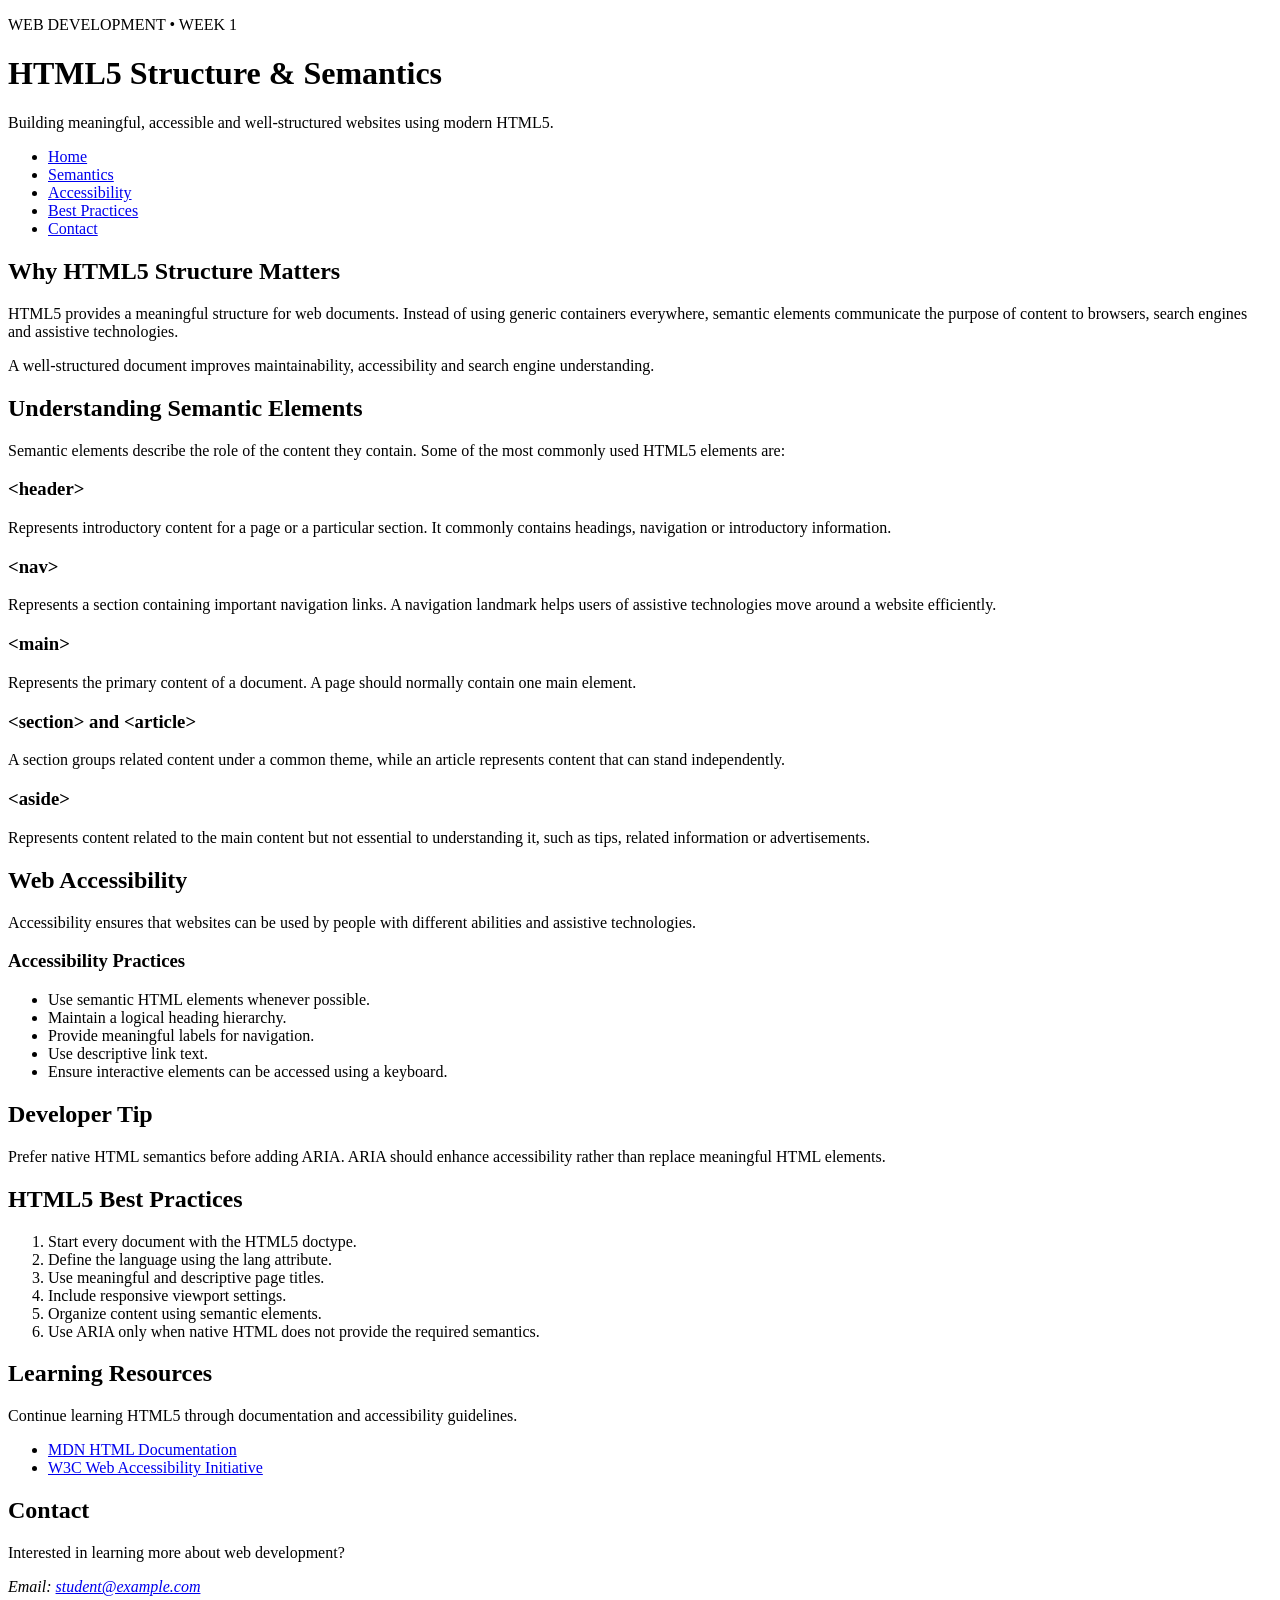
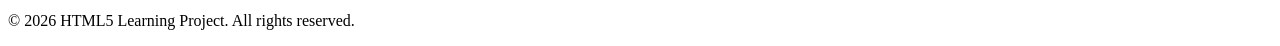
<file: index.html>
<!DOCTYPE html>
<html lang="en">

<head>
    <meta charset="UTF-8">

    <meta name="viewport" content="width=device-width, initial-scale=1.0">

    <meta name="description"
        content="Learn HTML5 structure, semantic elements, accessibility, and modern web development practices.">

    <meta name="keywords"
        content="HTML5, semantic HTML, accessibility, web development, HTML">

    <meta name="author" content="Web Development Intern">

    <title>Learn HTML5 | Structure, Semantics & Accessibility</title>
</head>

<body>

    <!-- ================= HEADER ================= -->

    <header id="home">

        <div>
            <p>WEB DEVELOPMENT • WEEK 1</p>

            <h1>HTML5 Structure &amp; Semantics</h1>

            <p>
                Building meaningful, accessible and well-structured
                websites using modern HTML5.
            </p>
        </div>

        <!-- ================= NAVIGATION ================= -->

        <nav aria-label="Primary navigation">

            <ul>
                <li>
                    <a href="#home">Home</a>
                </li>

                <li>
                    <a href="#semantics">Semantics</a>
                </li>

                <li>
                    <a href="#accessibility">Accessibility</a>
                </li>

                <li>
                    <a href="#best-practices">Best Practices</a>
                </li>

                <li>
                    <a href="#contact">Contact</a>
                </li>
            </ul>

        </nav>

    </header>


    <!-- ================= MAIN CONTENT ================= -->

    <main>

        <!-- ================= INTRODUCTION ================= -->

        <section aria-labelledby="intro-heading">

            <h2 id="intro-heading">Why HTML5 Structure Matters</h2>

            <p>
                HTML5 provides a meaningful structure for web documents.
                Instead of using generic containers everywhere, semantic
                elements communicate the purpose of content to browsers,
                search engines and assistive technologies.
            </p>

            <p>
                A well-structured document improves maintainability,
                accessibility and search engine understanding.
            </p>

        </section>


        <!-- ================= SEMANTIC ELEMENTS ================= -->

        <section id="semantics" aria-labelledby="semantic-heading">

            <h2 id="semantic-heading">Understanding Semantic Elements</h2>

            <p>
                Semantic elements describe the role of the content they
                contain. Some of the most commonly used HTML5 elements are:
            </p>


            <!-- Article 1 -->

            <article>

                <h3>&lt;header&gt;</h3>

                <p>
                    Represents introductory content for a page or a
                    particular section. It commonly contains headings,
                    navigation or introductory information.
                </p>

            </article>


            <!-- Article 2 -->

            <article>

                <h3>&lt;nav&gt;</h3>

                <p>
                    Represents a section containing important navigation
                    links. A navigation landmark helps users of assistive
                    technologies move around a website efficiently.
                </p>

            </article>


            <!-- Article 3 -->

            <article>

                <h3>&lt;main&gt;</h3>

                <p>
                    Represents the primary content of a document. A page
                    should normally contain one main element.
                </p>

            </article>


            <!-- Article 4 -->

            <article>

                <h3>&lt;section&gt; and &lt;article&gt;</h3>

                <p>
                    A section groups related content under a common theme,
                    while an article represents content that can stand
                    independently.
                </p>

            </article>


            <!-- Article 5 -->

            <article>

                <h3>&lt;aside&gt;</h3>

                <p>
                    Represents content related to the main content but
                    not essential to understanding it, such as tips,
                    related information or advertisements.
                </p>

            </article>

        </section>


        <!-- ================= ACCESSIBILITY ================= -->

        <section id="accessibility" aria-labelledby="accessibility-heading">

            <h2 id="accessibility-heading">
                Web Accessibility
            </h2>

            <p>
                Accessibility ensures that websites can be used by people
                with different abilities and assistive technologies.
            </p>


            <article>

                <h3>Accessibility Practices</h3>

                <ul>
                    <li>
                        Use semantic HTML elements whenever possible.
                    </li>

                    <li>
                        Maintain a logical heading hierarchy.
                    </li>

                    <li>
                        Provide meaningful labels for navigation.
                    </li>

                    <li>
                        Use descriptive link text.
                    </li>

                    <li>
                        Ensure interactive elements can be accessed
                        using a keyboard.
                    </li>
                </ul>

            </article>

        </section>


        <!-- ================= ASIDE ================= -->

        <aside
            aria-labelledby="learning-tip-heading">

            <h2 id="learning-tip-heading">
                Developer Tip
            </h2>

            <p>
                Prefer native HTML semantics before adding ARIA.
                ARIA should enhance accessibility rather than replace
                meaningful HTML elements.
            </p>

        </aside>


        <!-- ================= BEST PRACTICES ================= -->

        <section
            id="best-practices"
            aria-labelledby="practice-heading">

            <h2 id="practice-heading">
                HTML5 Best Practices
            </h2>

            <ol>

                <li>
                    Start every document with the HTML5 doctype.
                </li>

                <li>
                    Define the language using the lang attribute.
                </li>

                <li>
                    Use meaningful and descriptive page titles.
                </li>

                <li>
                    Include responsive viewport settings.
                </li>

                <li>
                    Organize content using semantic elements.
                </li>

                <li>
                    Use ARIA only when native HTML does not provide
                    the required semantics.
                </li>

            </ol>

        </section>


        <!-- ================= LEARNING RESOURCES ================= -->

        <section aria-labelledby="resources-heading">

            <h2 id="resources-heading">
                Learning Resources
            </h2>

            <p>
                Continue learning HTML5 through documentation and
                accessibility guidelines.
            </p>

            <ul>

                <li>
                    <a
                        href="https://developer.mozilla.org/en-US/docs/Web/HTML"
                        target="_blank"
                        rel="noopener noreferrer">
                        MDN HTML Documentation
                    </a>
                </li>

                <li>
                    <a
                        href="https://www.w3.org/WAI/"
                        target="_blank"
                        rel="noopener noreferrer">
                        W3C Web Accessibility Initiative
                    </a>
                </li>

            </ul>

        </section>

    </main>


    <!-- ================= FOOTER ================= -->

    <footer id="contact">

        <h2>Contact</h2>

        <p>
            Interested in learning more about web development?
        </p>

        <address>
            Email:
            <a href="mailto:student@example.com">
                student@example.com
            </a>
        </address>

        <p>
            &copy; 2026 HTML5 Learning Project.
            All rights reserved.
        </p>

    </footer>

</body>

</html>
</file>
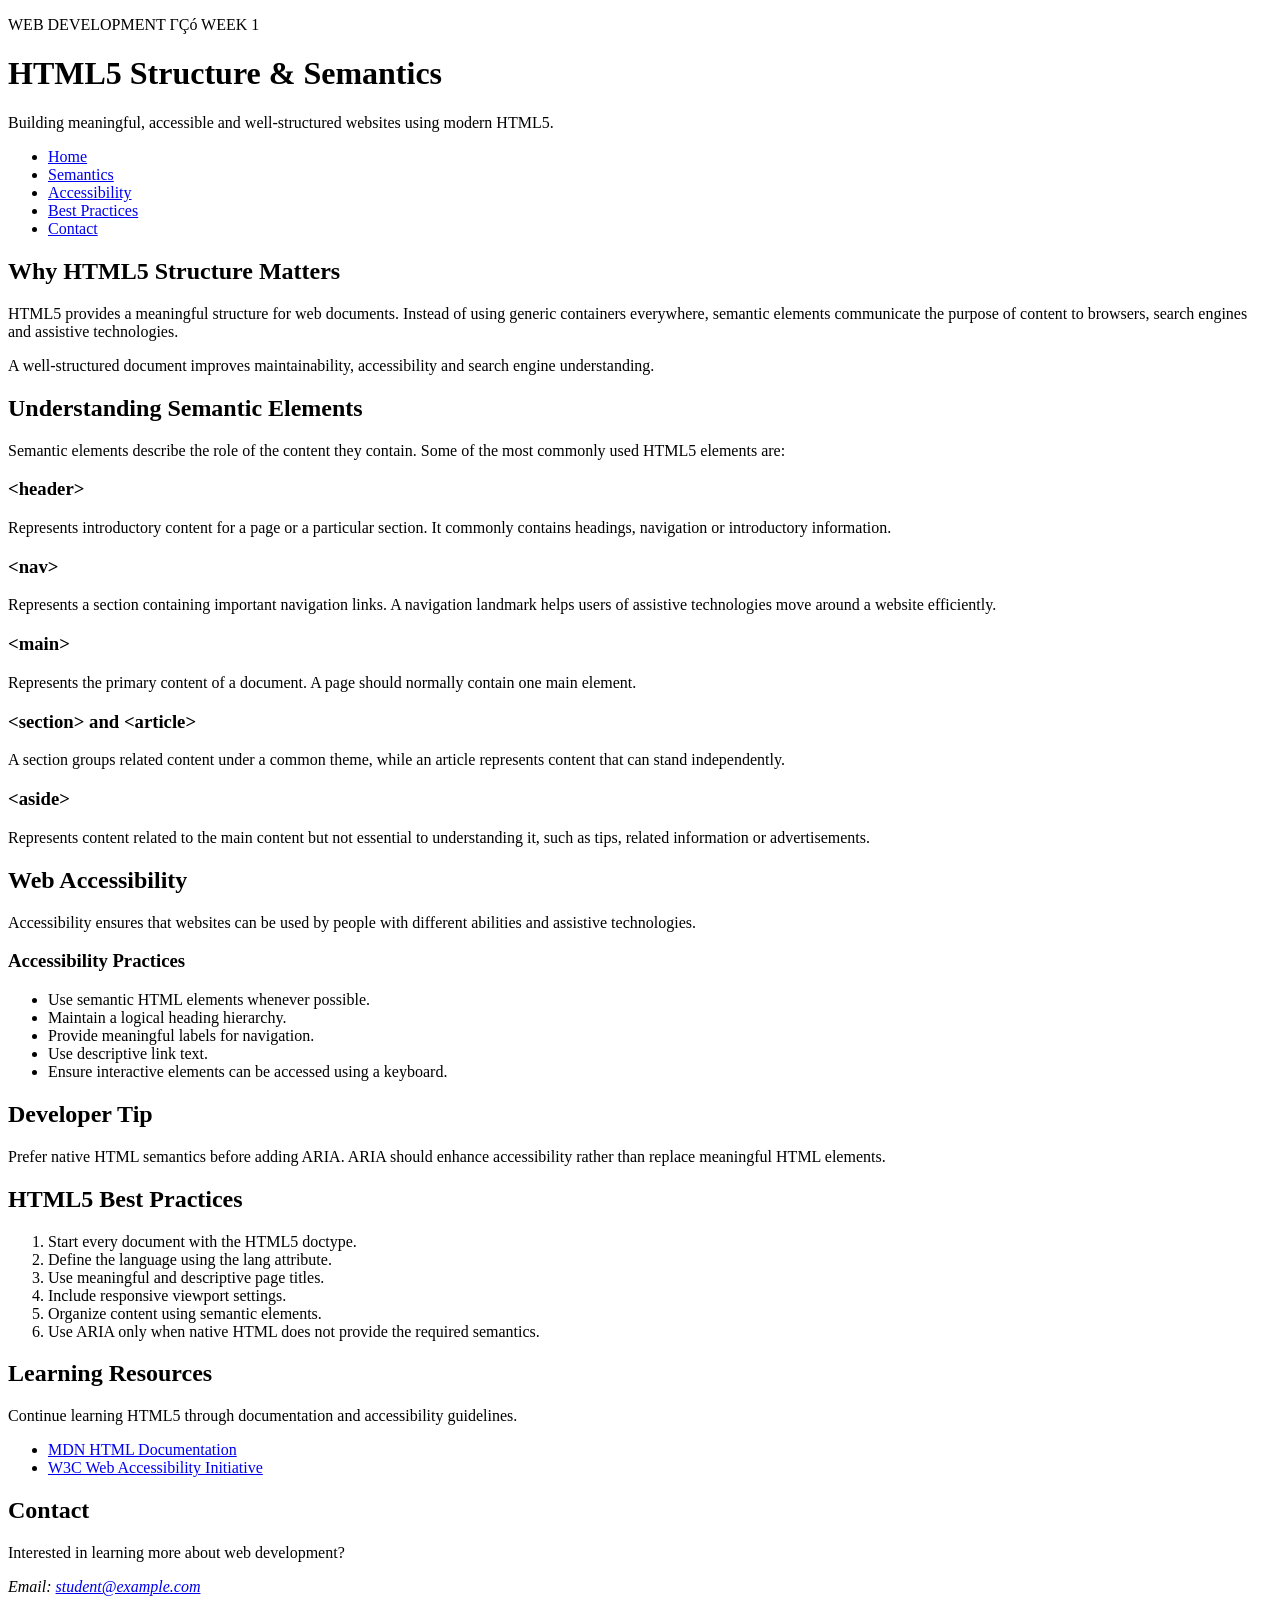
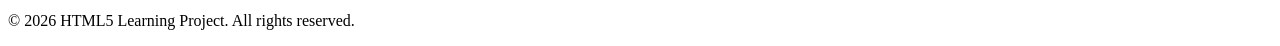
<file: day1/index.html>
﻿<!DOCTYPE html>
<html lang="en">

<head>
    <meta charset="UTF-8">

    <meta name="viewport" content="width=device-width, initial-scale=1.0">

    <meta name="description"
        content="Learn HTML5 structure, semantic elements, accessibility, and modern web development practices.">

    <meta name="keywords"
        content="HTML5, semantic HTML, accessibility, web development, HTML">

    <meta name="author" content="Web Development Intern">

    <title>Learn HTML5 | Structure, Semantics & Accessibility</title>
</head>

<body>

    <!-- ================= HEADER ================= -->

    <header id="home">

        <div>
            <p>WEB DEVELOPMENT ΓÇó WEEK 1</p>

            <h1>HTML5 Structure &amp; Semantics</h1>

            <p>
                Building meaningful, accessible and well-structured
                websites using modern HTML5.
            </p>
        </div>

        <!-- ================= NAVIGATION ================= -->

        <nav aria-label="Primary navigation">

            <ul>
                <li>
                    <a href="#home">Home</a>
                </li>

                <li>
                    <a href="#semantics">Semantics</a>
                </li>

                <li>
                    <a href="#accessibility">Accessibility</a>
                </li>

                <li>
                    <a href="#best-practices">Best Practices</a>
                </li>

                <li>
                    <a href="#contact">Contact</a>
                </li>
            </ul>

        </nav>

    </header>


    <!-- ================= MAIN CONTENT ================= -->

    <main>

        <!-- ================= INTRODUCTION ================= -->

        <section aria-labelledby="intro-heading">

            <h2 id="intro-heading">Why HTML5 Structure Matters</h2>

            <p>
                HTML5 provides a meaningful structure for web documents.
                Instead of using generic containers everywhere, semantic
                elements communicate the purpose of content to browsers,
                search engines and assistive technologies.
            </p>

            <p>
                A well-structured document improves maintainability,
                accessibility and search engine understanding.
            </p>

        </section>


        <!-- ================= SEMANTIC ELEMENTS ================= -->

        <section id="semantics" aria-labelledby="semantic-heading">

            <h2 id="semantic-heading">Understanding Semantic Elements</h2>

            <p>
                Semantic elements describe the role of the content they
                contain. Some of the most commonly used HTML5 elements are:
            </p>


            <!-- Article 1 -->

            <article>

                <h3>&lt;header&gt;</h3>

                <p>
                    Represents introductory content for a page or a
                    particular section. It commonly contains headings,
                    navigation or introductory information.
                </p>

            </article>


            <!-- Article 2 -->

            <article>

                <h3>&lt;nav&gt;</h3>

                <p>
                    Represents a section containing important navigation
                    links. A navigation landmark helps users of assistive
                    technologies move around a website efficiently.
                </p>

            </article>


            <!-- Article 3 -->

            <article>

                <h3>&lt;main&gt;</h3>

                <p>
                    Represents the primary content of a document. A page
                    should normally contain one main element.
                </p>

            </article>


            <!-- Article 4 -->

            <article>

                <h3>&lt;section&gt; and &lt;article&gt;</h3>

                <p>
                    A section groups related content under a common theme,
                    while an article represents content that can stand
                    independently.
                </p>

            </article>


            <!-- Article 5 -->

            <article>

                <h3>&lt;aside&gt;</h3>

                <p>
                    Represents content related to the main content but
                    not essential to understanding it, such as tips,
                    related information or advertisements.
                </p>

            </article>

        </section>


        <!-- ================= ACCESSIBILITY ================= -->

        <section id="accessibility" aria-labelledby="accessibility-heading">

            <h2 id="accessibility-heading">
                Web Accessibility
            </h2>

            <p>
                Accessibility ensures that websites can be used by people
                with different abilities and assistive technologies.
            </p>


            <article>

                <h3>Accessibility Practices</h3>

                <ul>
                    <li>
                        Use semantic HTML elements whenever possible.
                    </li>

                    <li>
                        Maintain a logical heading hierarchy.
                    </li>

                    <li>
                        Provide meaningful labels for navigation.
                    </li>

                    <li>
                        Use descriptive link text.
                    </li>

                    <li>
                        Ensure interactive elements can be accessed
                        using a keyboard.
                    </li>
                </ul>

            </article>

        </section>


        <!-- ================= ASIDE ================= -->

        <aside
            aria-labelledby="learning-tip-heading">

            <h2 id="learning-tip-heading">
                Developer Tip
            </h2>

            <p>
                Prefer native HTML semantics before adding ARIA.
                ARIA should enhance accessibility rather than replace
                meaningful HTML elements.
            </p>

        </aside>


        <!-- ================= BEST PRACTICES ================= -->

        <section
            id="best-practices"
            aria-labelledby="practice-heading">

            <h2 id="practice-heading">
                HTML5 Best Practices
            </h2>

            <ol>

                <li>
                    Start every document with the HTML5 doctype.
                </li>

                <li>
                    Define the language using the lang attribute.
                </li>

                <li>
                    Use meaningful and descriptive page titles.
                </li>

                <li>
                    Include responsive viewport settings.
                </li>

                <li>
                    Organize content using semantic elements.
                </li>

                <li>
                    Use ARIA only when native HTML does not provide
                    the required semantics.
                </li>

            </ol>

        </section>


        <!-- ================= LEARNING RESOURCES ================= -->

        <section aria-labelledby="resources-heading">

            <h2 id="resources-heading">
                Learning Resources
            </h2>

            <p>
                Continue learning HTML5 through documentation and
                accessibility guidelines.
            </p>

            <ul>

                <li>
                    <a
                        href="https://developer.mozilla.org/en-US/docs/Web/HTML"
                        target="_blank"
                        rel="noopener noreferrer">
                        MDN HTML Documentation
                    </a>
                </li>

                <li>
                    <a
                        href="https://www.w3.org/WAI/"
                        target="_blank"
                        rel="noopener noreferrer">
                        W3C Web Accessibility Initiative
                    </a>
                </li>

            </ul>

        </section>

    </main>


    <!-- ================= FOOTER ================= -->

    <footer id="contact">

        <h2>Contact</h2>

        <p>
            Interested in learning more about web development?
        </p>

        <address>
            Email:
            <a href="mailto:student@example.com">
                student@example.com
            </a>
        </address>

        <p>
            &copy; 2026 HTML5 Learning Project.
            All rights reserved.
        </p>

    </footer>

</body>

</html>
</file>
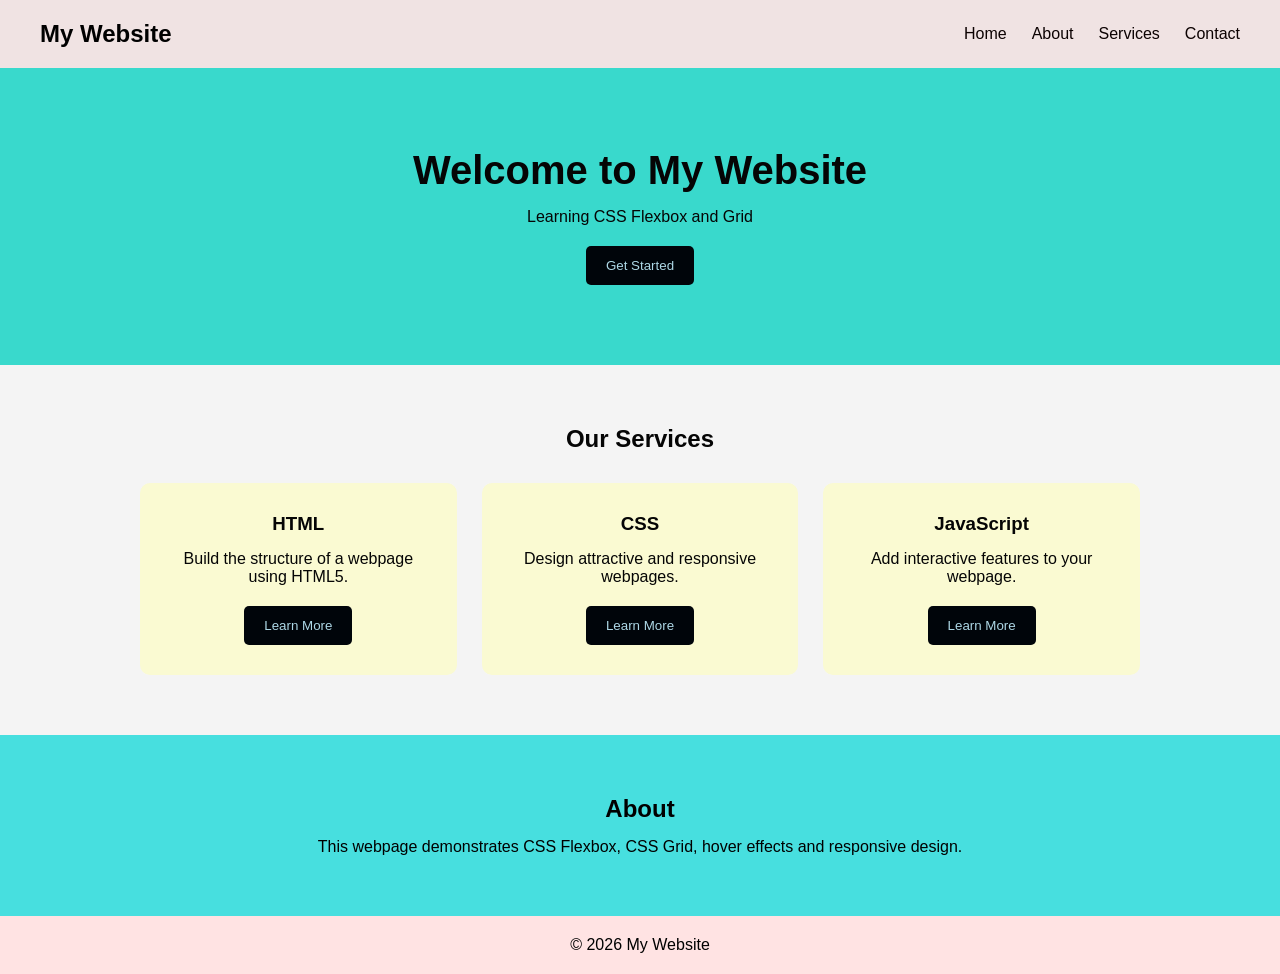
<file: day2/index.html>
<!DOCTYPE html>
<html lang="en">
<head>
    <meta charset="UTF-8">
    <meta name="viewport" content="width=device-width, initial-scale=1.0">
    <title>CSS Flexbox and Grid</title>
    <link rel="stylesheet" href="styles.css">
</head>

<body>

    <!-- Navigation Bar -->
    <nav class="navbar">
        <h1>My Website</h1>

        <ul class="nav-links">
            <li><a href="#home">Home</a></li>
            <li><a href="#about">About</a></li>
            <li><a href="#services">Services</a></li>
            <li><a href="#contact">Contact</a></li>
        </ul>
    </nav>

    <!-- Home Section -->
    <section id="home" class="hero">
        <h2>Welcome to My Website</h2>
        <p>Learning CSS Flexbox and Grid</p>
        <button>Get Started</button>
    </section>

    <!-- Services Section -->
    <section id="services" class="services">
        <h2>Our Services</h2>

        <div class="card-container">

            <div class="card">
                <h3>HTML</h3>
                <p>Build the structure of a webpage using HTML5.</p>
                <button>Learn More</button>
            </div>

            <div class="card">
                <h3>CSS</h3>
                <p>Design attractive and responsive webpages.</p>
                <button>Learn More</button>
            </div>

            <div class="card">
                <h3>JavaScript</h3>
                <p>Add interactive features to your webpage.</p>
                <button>Learn More</button>
            </div>

        </div>
    </section>

    <!-- About Section -->
    <section id="about" class="about">
        <h2>About</h2>
        <p>
            This webpage demonstrates CSS Flexbox, CSS Grid,
            hover effects and responsive design.
        </p>
    </section>

    <!-- Footer -->
    <footer id="contact">
        <p>&copy; 2026 My Website</p>
    </footer>

</body>
</html>
</file>
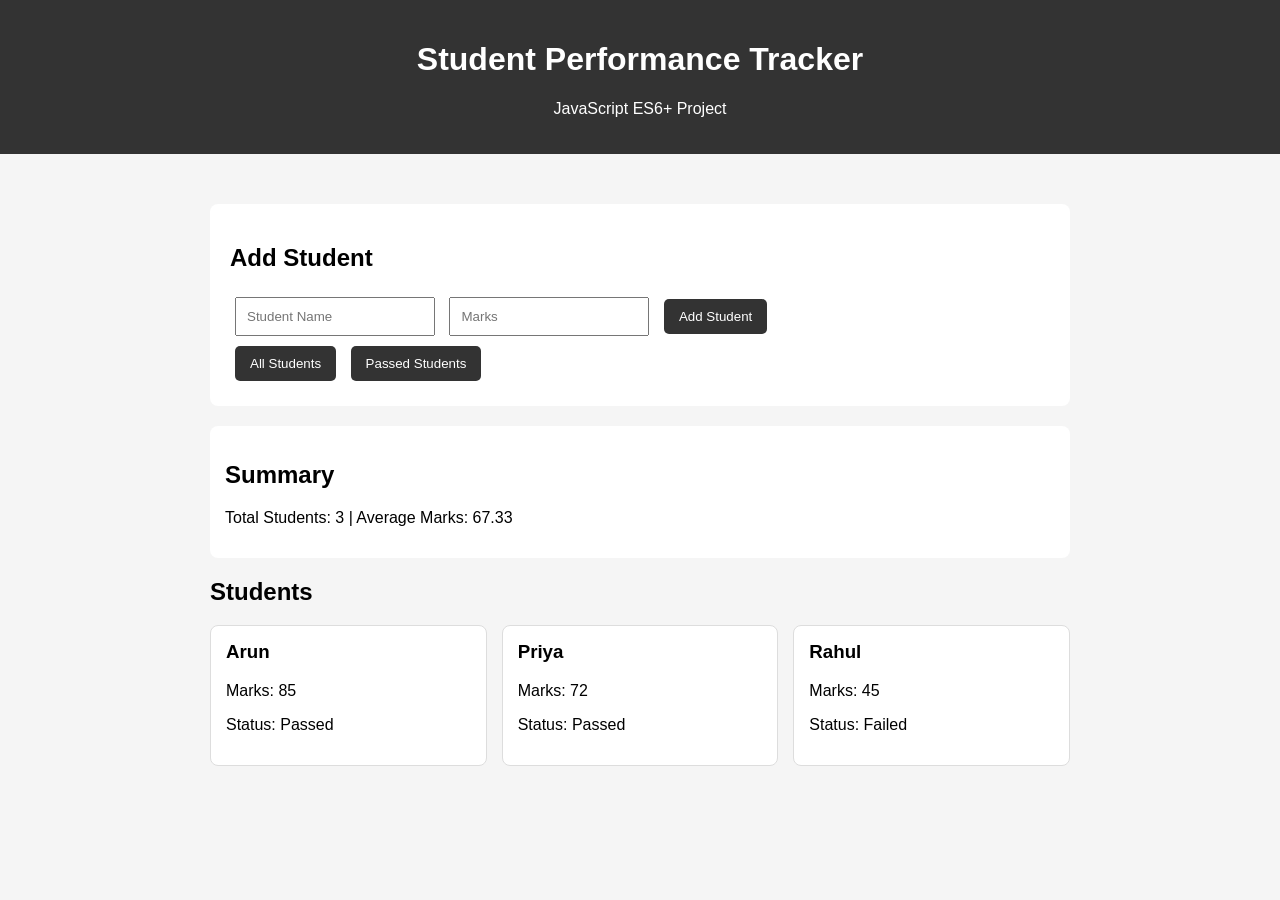
<file: day3/index.html>
<!DOCTYPE html>
<html lang="en">
<head>
    <meta charset="UTF-8">
    <meta name="viewport" content="width=device-width, initial-scale=1.0">
    <title>Student Performance Tracker</title>

    <style>
        * {
            box-sizing: border-box;
        }

        body {
            font-family: Arial, sans-serif;
            background: #f5f5f5;
            margin: 0;
        }

        header {
            background: #333;
            color: white;
            padding: 20px;
            text-align: center;
        }

        .container {
            max-width: 900px;
            margin: 30px auto;
            padding: 20px;
        }

        .controls {
            background: white;
            padding: 20px;
            border-radius: 8px;
            margin-bottom: 20px;
        }

        input {
            padding: 10px;
            margin: 5px;
            width: 200px;
        }

        button {
            padding: 10px 15px;
            margin: 5px;
            border: none;
            background: #333;
            color: white;
            cursor: pointer;
            border-radius: 5px;
        }

        button:hover {
            background: #555;
        }

        .students {
            display: grid;
            grid-template-columns: repeat(3, 1fr);
            gap: 15px;
        }

        .student-card {
            background: white;
            padding: 15px;
            border-radius: 8px;
            border: 1px solid #ddd;
        }

        .student-card h3 {
            margin-top: 0;
        }

        #summary {
            background: white;
            padding: 15px;
            margin-bottom: 20px;
            border-radius: 8px;
        }

        @media (max-width: 700px) {
            .students {
                grid-template-columns: 1fr;
            }

            input {
                width: 100%;
                margin: 5px 0;
            }
        }
    </style>
</head>

<body>

    <header>
        <h1>Student Performance Tracker</h1>
        <p>JavaScript ES6+ Project</p>
    </header>

    <main class="container">

        <section class="controls">

            <h2>Add Student</h2>

            <input
                type="text"
                id="name"
                placeholder="Student Name"
            >

            <input
                type="number"
                id="marks"
                placeholder="Marks"
                min="0"
                max="100"
            >

            <button id="addBtn">Add Student</button>

            <br>

            <button id="allBtn">All Students</button>
            <button id="passedBtn">Passed Students</button>

        </section>

        <section id="summary">
            <h2>Summary</h2>
            <p id="summaryText">Loading...</p>
        </section>

        <section>
            <h2>Students</h2>
            <div id="students" class="students"></div>
        </section>

    </main>

    <script src="script.js"></script>

</body>
</html>
</file>
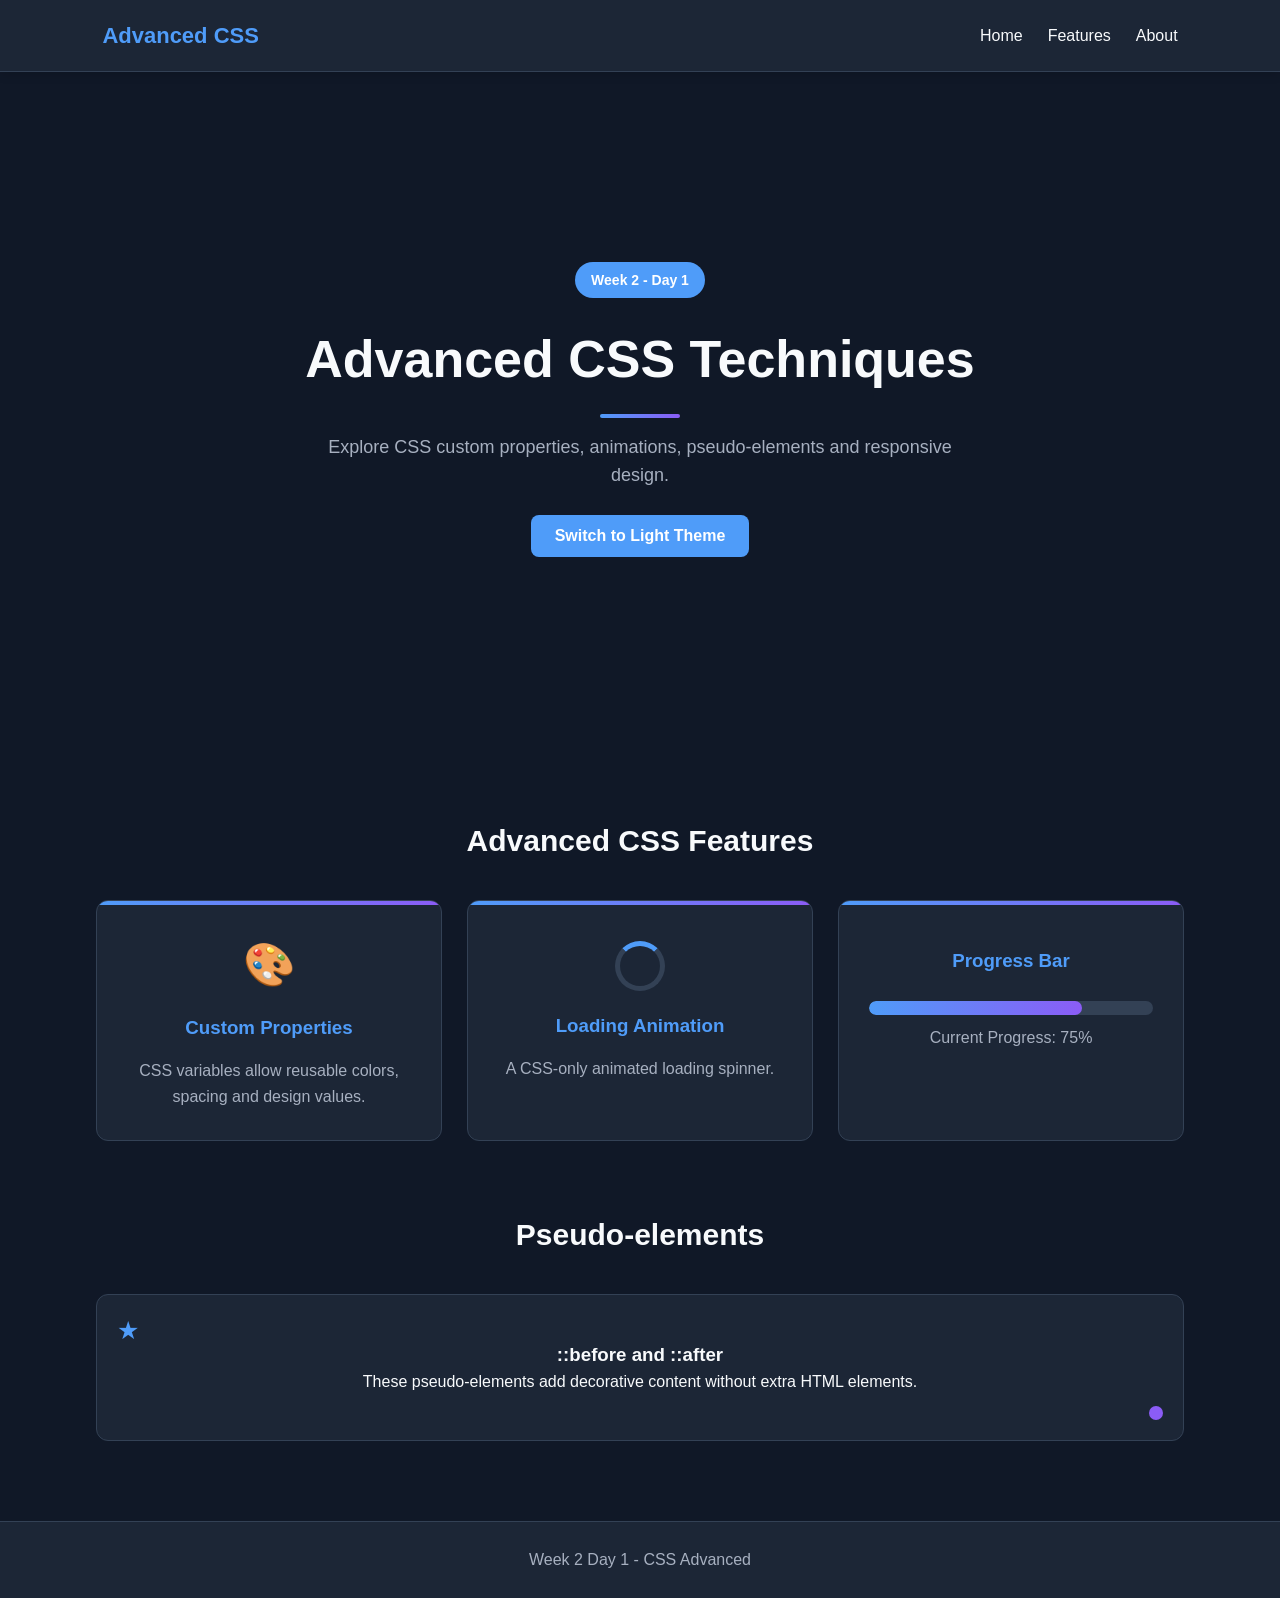
<file: week2-day1/index.html>
<!DOCTYPE html>
<html lang="en">

<head>
    <meta charset="UTF-8">

    <meta name="viewport"
          content="width=device-width, initial-scale=1.0">

    <meta name="description"
          content="Week 2 Day 1 Advanced CSS project">

    <title>Advanced CSS</title>

    <link rel="stylesheet" href="advanced-styles.css">
</head>

<body>

    <!-- Navigation -->
    <nav class="navbar">

        <div class="logo">
            Advanced CSS
        </div>

        <div class="nav-links">
            <a href="#home">Home</a>
            <a href="#features">Features</a>
            <a href="#about">About</a>
        </div>

    </nav>


    <!-- Hero -->
    <section id="home" class="hero">

        <span class="badge">
            Week 2 - Day 1
        </span>

        <h1>
            Advanced CSS Techniques
        </h1>

        <p>
            Explore CSS custom properties, animations,
            pseudo-elements and responsive design.
        </p>

        <button id="themeButton">
            Switch to Light Theme
        </button>

    </section>


    <!-- Features -->
    <section id="features" class="container">

        <h2>
            Advanced CSS Features
        </h2>

        <div class="cards">

            <!-- Custom Properties -->
            <article class="card">

                <div class="icon">
                    🎨
                </div>

                <h3>
                    Custom Properties
                </h3>

                <p>
                    CSS variables allow reusable colors,
                    spacing and design values.
                </p>

            </article>


            <!-- Spinner -->
            <article class="card">

                <div class="spinner"></div>

                <h3>
                    Loading Animation
                </h3>

                <p>
                    A CSS-only animated loading spinner.
                </p>

            </article>


            <!-- Progress -->
            <article class="card">

                <h3>
                    Progress Bar
                </h3>

                <div class="progress">

                    <div class="progress-fill"></div>

                </div>

                <p>
                    Current Progress: 75%
                </p>

            </article>

        </div>

    </section>


    <!-- Pseudo Elements -->
    <section id="about" class="container">

        <h2>
            Pseudo-elements
        </h2>

        <div class="decorated-box">

            <h3>
                ::before and ::after
            </h3>

            <p>
                These pseudo-elements add decorative
                content without extra HTML elements.
            </p>

        </div>

    </section>


    <!-- Footer -->
    <footer>

        <p>
            Week 2 Day 1 - CSS Advanced
        </p>

    </footer>


    <!-- Theme Switcher -->
    <script>

        const themeButton =
            document.getElementById("themeButton");

        themeButton.addEventListener("click", function () {

            document.body.classList.toggle("light-theme");

            if (
                document.body.classList.contains("light-theme")
            ) {

                themeButton.textContent =
                    "Switch to Dark Theme";

            } else {

                themeButton.textContent =
                    "Switch to Light Theme";

            }

        });

    </script>

</body>

</html>
</file>
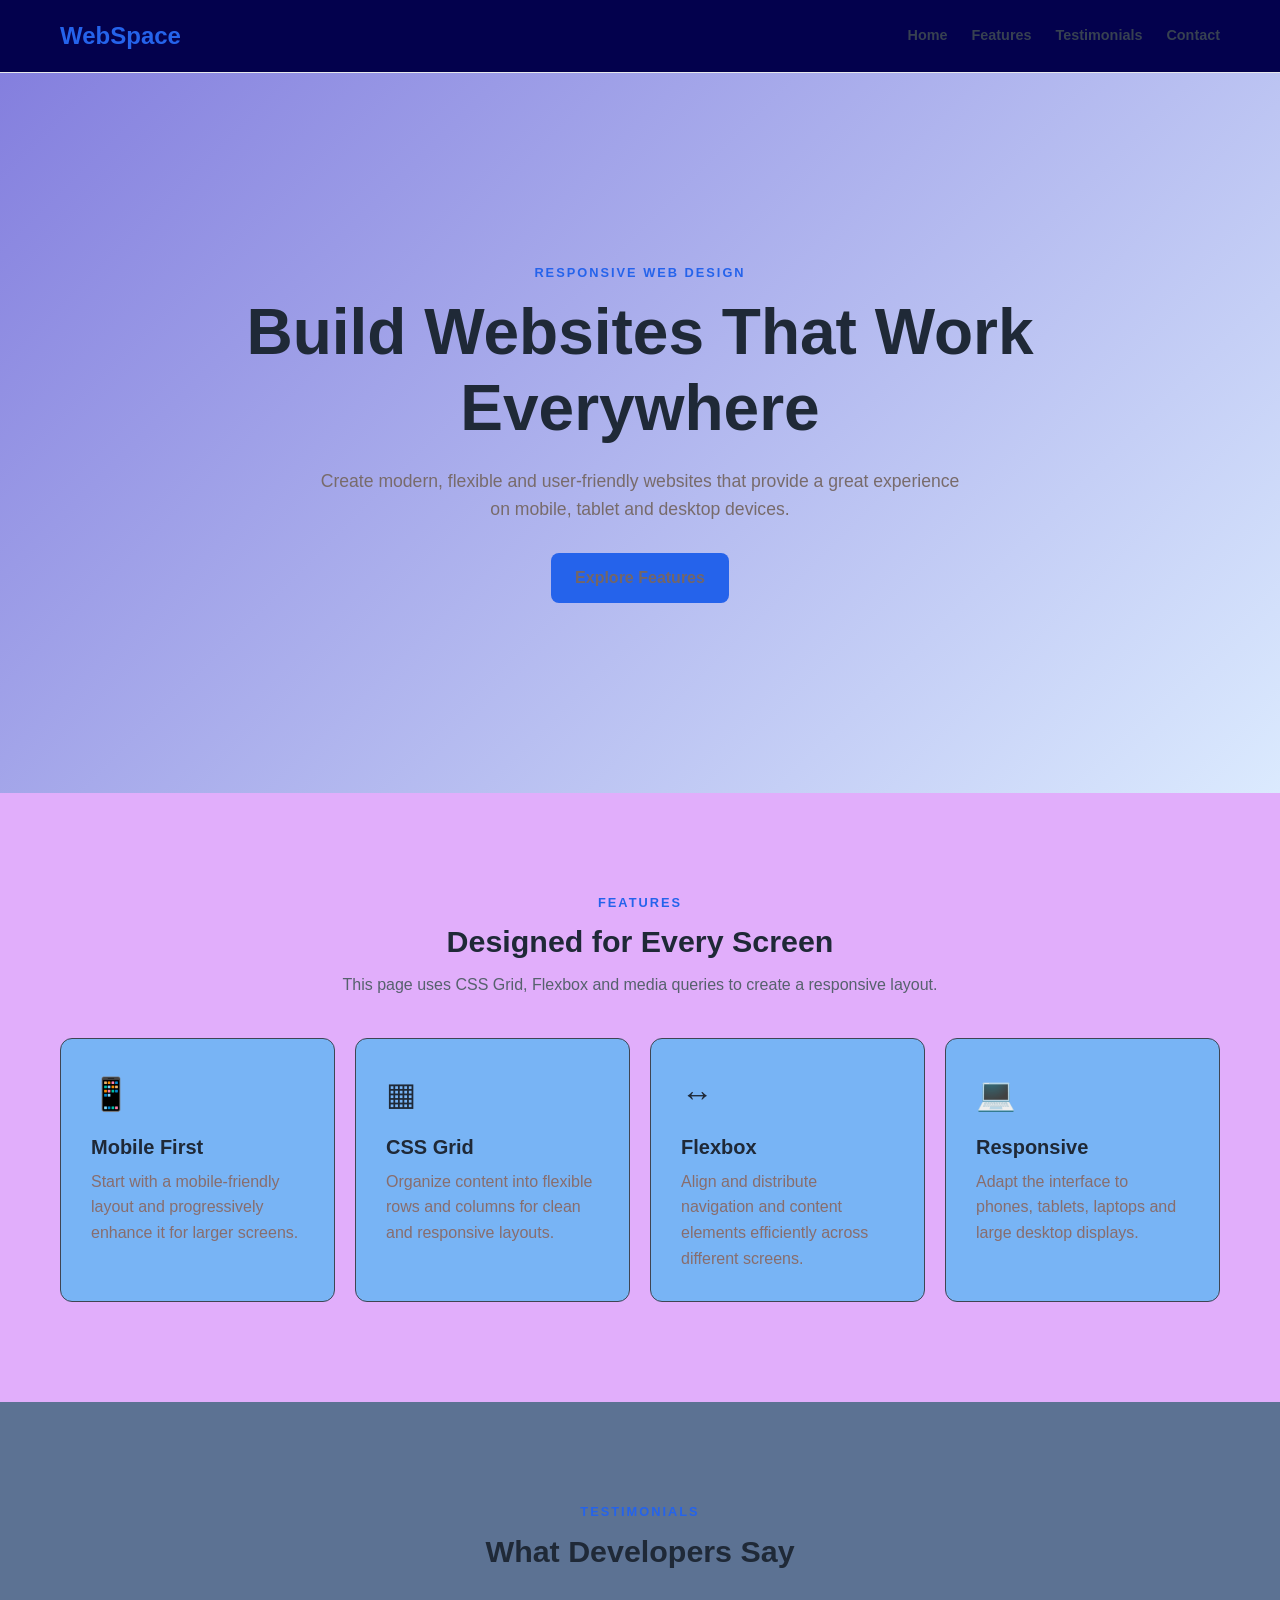
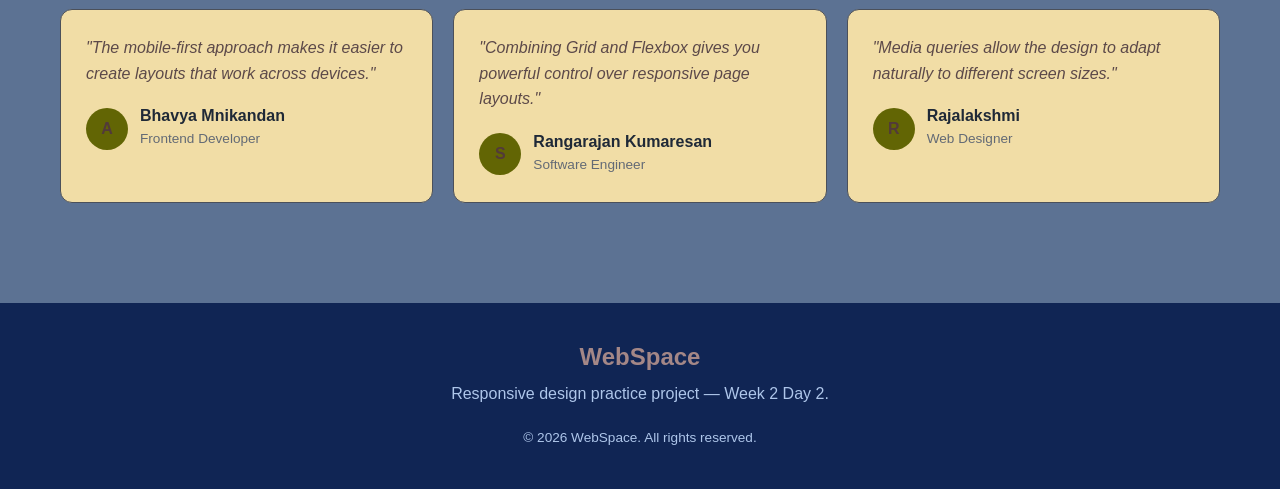
<file: week2-day2/index.html>
<!DOCTYPE html>
<html lang="en">
<head>
    <meta charset="UTF-8">

    <!-- Required for responsive design -->
    <meta name="viewport" content="width=device-width, initial-scale=1.0">

    <meta
        name="description"
        content="Responsive landing page demonstrating modern CSS Grid, Flexbox and media queries."
    >

    <title>Responsive Design | Week 2 Day 2</title>

    <link rel="stylesheet" href="styles.css">
</head>

<body>

    <!-- Navigation -->
    <header class="header">
        <nav class="navbar">

            <a href="#home" class="logo">WebSpace</a>

            <div class="nav-links">
                <a href="#home">Home</a>
                <a href="#features">Features</a>
                <a href="#testimonials">Testimonials</a>
                <a href="#contact">Contact</a>
            </div>

        </nav>
    </header>


    <!-- Hero Section -->
    <main>

        <section id="home" class="hero">

            <div class="hero-content">
                <p class="hero-label">RESPONSIVE WEB DESIGN</p>

                <h1>Build Websites That Work Everywhere</h1>

                <p class="hero-text">
                    Create modern, flexible and user-friendly websites
                    that provide a great experience on mobile, tablet
                    and desktop devices.
                </p>

                <a href="#features" class="hero-button">
                    Explore Features
                </a>
            </div>

        </section>


        <!-- Features Section -->
        <section id="features" class="features-section">

            <div class="section-heading">
                <p class="section-label">FEATURES</p>

                <h2>Designed for Every Screen</h2>

                <p>
                    This page uses CSS Grid, Flexbox and media queries
                    to create a responsive layout.
                </p>
            </div>


            <div class="features-grid">

                <article class="feature-card">
                    <div class="feature-icon">📱</div>

                    <h3>Mobile First</h3>

                    <p>
                        Start with a mobile-friendly layout and
                        progressively enhance it for larger screens.
                    </p>
                </article>


                <article class="feature-card">
                    <div class="feature-icon">▦</div>

                    <h3>CSS Grid</h3>

                    <p>
                        Organize content into flexible rows and columns
                        for clean and responsive layouts.
                    </p>
                </article>


                <article class="feature-card">
                    <div class="feature-icon">↔</div>

                    <h3>Flexbox</h3>

                    <p>
                        Align and distribute navigation and content
                        elements efficiently across different screens.
                    </p>
                </article>


                <article class="feature-card">
                    <div class="feature-icon">💻</div>

                    <h3>Responsive</h3>

                    <p>
                        Adapt the interface to phones, tablets,
                        laptops and large desktop displays.
                    </p>
                </article>

            </div>

        </section>


        <!-- Testimonials Section -->
        <section id="testimonials" class="testimonials-section">

            <div class="section-heading">
                <p class="section-label">TESTIMONIALS</p>

                <h2>What Developers Say</h2>
            </div>


            <div class="testimonials">

                <article class="testimonial">
                    <p>
                        "The mobile-first approach makes it easier
                        to create layouts that work across devices."
                    </p>

                    <div class="person">
                        <div class="avatar">A</div>

                        <div>
                            <h3>Bhavya Mnikandan</h3>
                            <span>Frontend Developer</span>
                        </div>
                    </div>
                </article>


                <article class="testimonial">
                    <p>
                        "Combining Grid and Flexbox gives you powerful
                        control over responsive page layouts."
                    </p>

                    <div class="person">
                        <div class="avatar">S</div>

                        <div>
                            <h3>Rangarajan Kumaresan</h3>
                            <span>Software Engineer</span>
                        </div>
                    </div>
                </article>


                <article class="testimonial">
                    <p>
                        "Media queries allow the design to adapt naturally
                        to different screen sizes."
                    </p>

                    <div class="person">
                        <div class="avatar">R</div>

                        <div>
                            <h3>Rajalakshmi</h3>
                            <span>Web Designer</span>
                        </div>
                    </div>
                </article>

            </div>

        </section>

    </main>


    <!-- Footer -->
    <footer id="contact" class="footer">

        <div>
            <h2>WebSpace</h2>

            <p>
                Responsive design practice project —
                Week 2 Day 2.
            </p>
        </div>

        <p class="copyright">
            © 2026 WebSpace. All rights reserved.
        </p>

    </footer>

</body>
</html>
</file>
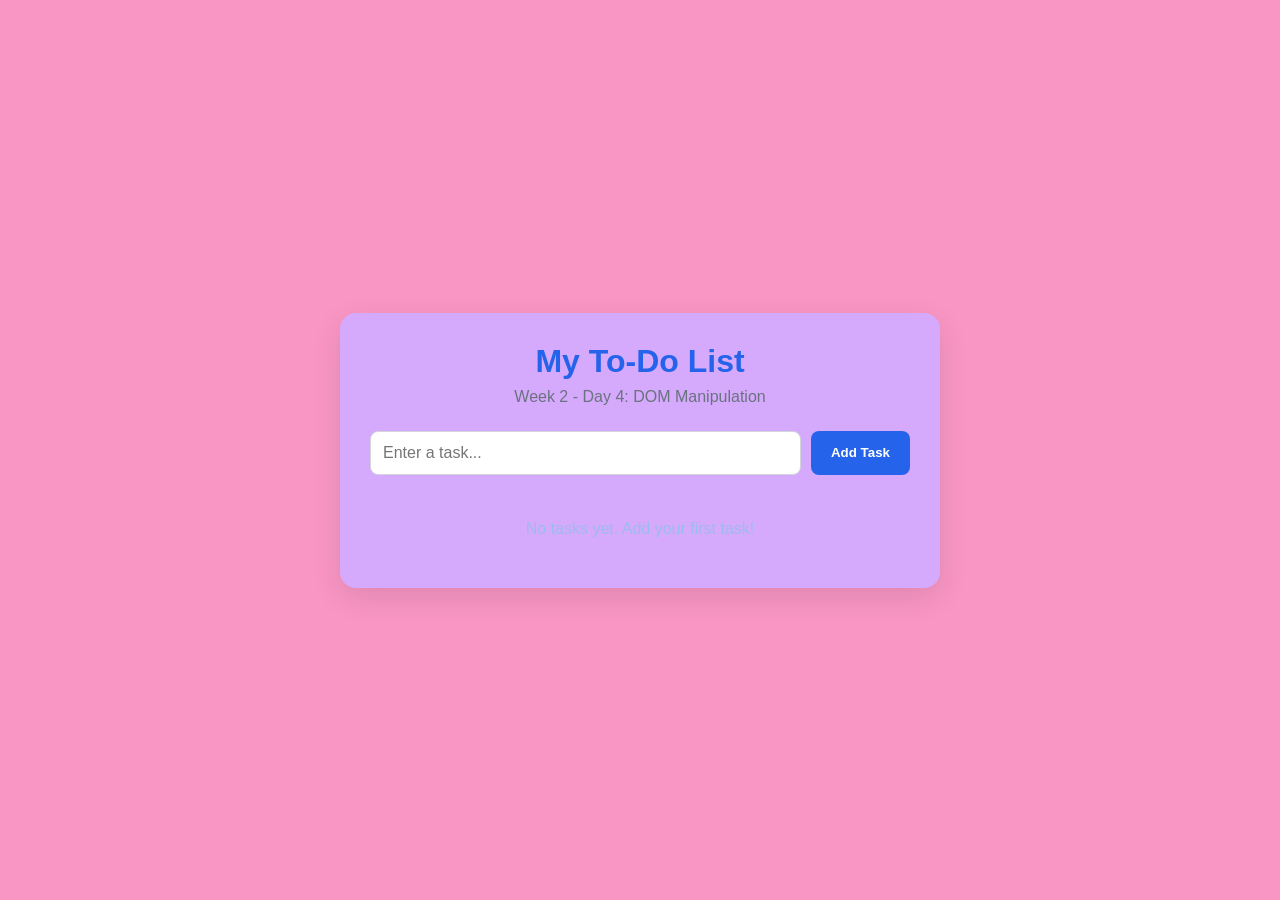
<file: week2-day4/todo-app/index.html>
<!DOCTYPE html>
<html lang="en">
<head>
    <meta charset="UTF-8">
    <meta name="viewport" content="width=device-width, initial-scale=1.0">

    <title>Dynamic To-Do List | Week 2 Day 4</title>

    <style>
        * {
            box-sizing: border-box;
            margin: 0;
            padding: 0;
        }

        body {
            font-family: Arial, Helvetica, sans-serif;
            min-height: 100vh;
            display: flex;
            justify-content: center;
            align-items: center;
            padding: 20px;
            background: #f996c4;
            color: #1f2937;
        }

        .todo-container {
            width: 100%;
            max-width: 600px;
            padding: 30px;
            background: #d5a9fc;
            border-radius: 16px;
            box-shadow: 0 10px 30px rgba(0, 0, 0, 0.1);
        }

        h1 {
            margin-bottom: 8px;
            text-align: center;
            color: #2563eb;
        }

        .subtitle {
            margin-bottom: 25px;
            text-align: center;
            color: #6b7280;
        }

        .todo-form {
            display: flex;
            gap: 10px;
            margin-bottom: 25px;
        }

        #todo-input {
            flex: 1;
            padding: 12px;
            border: 1px solid #d1d5db;
            border-radius: 8px;
            font-size: 1rem;
        }

        #todo-input:focus {
            outline: 2px solid #2563eb;
            border-color: transparent;
        }

        #add-button {
            padding: 12px 20px;
            border: none;
            border-radius: 8px;
            background: #2563eb;
            color: #ffffff;
            cursor: pointer;
            font-weight: 600;
        }

        #add-button:hover {
            background: #1d4ed8;
        }

        #todo-list {
            list-style: none;
        }

        .todo-item {
            display: flex;
            align-items: center;
            gap: 12px;
            padding: 14px;
            margin-bottom: 10px;
            border: 1px solid #e5e7eb;
            border-radius: 8px;
            background: #ead6b1;
        }

        .todo-text {
            flex: 1;
            cursor: pointer;
        }

        .todo-item.completed .todo-text {
            text-decoration: line-through;
            color: #9ca3af;
        }

        .delete-button {
            padding: 7px 12px;
            border: none;
            border-radius: 6px;
            background: #dc2626;
            color: #ffffff;
            cursor: pointer;
        }

        .delete-button:hover {
            background: #a40000;
        }

        .empty-message {
            text-align: center;
            color: #9ebbef;
            padding: 20px;
        }

        @media (max-width: 480px) {
            .todo-container {
                padding: 20px;
            }

            .todo-form {
                flex-direction: column;
            }

            #add-button {
                width: 100%;
            }
        }
    </style>
</head>

<body>

    <main class="todo-container">
        <h1>My To-Do List</h1>

        <p class="subtitle">
            Week 2 - Day 4: DOM Manipulation
        </p>

        <form id="todo-form" class="todo-form">
            <input
                type="text"
                id="todo-input"
                placeholder="Enter a task..."
                autocomplete="off"
            >

            <button type="submit" id="add-button">
                Add Task
            </button>
        </form>

        <ul id="todo-list"></ul>

        <p id="empty-message" class="empty-message">
            No tasks yet. Add your first task!
        </p>
    </main>

    <script src="script.js"></script>

</body>
</html>
</file>
<file: day2/styles.css>
/* Basic Settings */

* {
    margin: 0;
    padding: 0;
    box-sizing: border-box;
}

body {
    font-family: Arial, sans-serif;
    background-color: #f4f4f4;
    color: #050505;
}

/* Navigation - Flexbox */

.navbar {
    background-color: #f0e3e3;
    padding: 20px 40px;

    display: flex;
    justify-content: space-between;
    align-items: center;
}

.navbar h1 {
    color: rgb(0, 0, 0);
}

.nav-links {
    display: flex;
    gap: 25px;
    list-style: none;
}

.nav-links a {
    color: rgb(12, 2, 2);
    text-decoration: none;

    transition: color 0.3s;
}

.nav-links a:hover {
    color: #7ccd99;
}

/* Hero Section */

.hero {
    text-align: center;
    padding: 80px 20px;
    background-color: rgb(57, 217, 204);
}

.hero h2 {
    font-size: 40px;
    margin-bottom: 15px;
}

.hero p {
    margin-bottom: 20px;
}

/* Buttons */

button {
    background-color: #00050a;
    color: lightblue;
    border: none;
    padding: 12px 20px;
    border-radius: 5px;
    cursor: pointer;

    transition: 0.3s;
}

button:hover {
    background-color: #809d69;
    transform: scale(1.05);
}

/* Services */

.services {
    padding: 60px 40px;
    text-align: center;
}

.services h2 {
    margin-bottom: 30px;
}

/* CSS Grid */

.card-container {
    display: grid;

    grid-template-columns: repeat(3, 1fr);

    gap: 25px;
    max-width: 1000px;
    margin: auto;
}

/* Cards */

.card {
    background-color: lightgoldenrodyellow;
    padding: 30px;
    border-radius: 10px;

    transition: transform 0.3s, box-shadow 0.3s;
}

.card h3 {
    margin-bottom: 15px;
}

.card p {
    margin-bottom: 20px;
}

/* Card Hover Effect */

.card:hover {
    transform: translateY(-5px);

    box-shadow: 0 5px 15px rgba(0, 0, 0, 0.2);
}

/* About */

.about {
    background-color: #47dfdf;
    color: rgb(0, 0, 0);
    text-align: center;
    padding: 60px 20px;
}

.about h2 {
    margin-bottom: 15px;
}

/* Footer */

footer {
    background-color: #ffe3e3;
    color: black;
    text-align: center;
    padding: 20px;
}

/* Tablet */

@media (max-width: 768px) {

    .navbar {
        flex-direction: column;
        gap: 15px;
    }

    .card-container {
        grid-template-columns: repeat(2, 1fr);
    }
}

/* Mobile */

@media (max-width: 500px) {

    .nav-links {
        flex-direction: column;
        align-items: center;
        gap: 10px;
    }

    .card-container {
        grid-template-columns: 1fr;
    }

    .hero h2 {
        font-size: 30px;
    }
}
</file>
<file: week2-day1/advanced-styles.css>
/* =========================================
   WEEK 2 - DAY 1
   ADVANCED CSS
   ========================================= */


/* =========================================
   1. CSS CUSTOM PROPERTIES
   ========================================= */

:root {
    --bg-color: #101827;
    --card-color: #1c2636;
    --primary-color: #4f9cf9;
    --secondary-color: #8b5cf6;
    --text-color: #f8fafc;
    --muted-color: #a7b0c0;
    --border-color: #334155;

    --radius: 12px;
    --shadow: 0 10px 30px rgba(0, 0, 0, 0.25);
}


/* =========================================
   2. LIGHT THEME
   ========================================= */

.light-theme {
    --bg-color: #f1f5f9;
    --card-color: #ffffff;
    --primary-color: #2563eb;
    --secondary-color: #7c3aed;
    --text-color: #111827;
    --muted-color: #475569;
    --border-color: #cbd5e1;

    --shadow: 0 10px 25px rgba(0, 0, 0, 0.10);
}


/* =========================================
   3. RESET
   ========================================= */

* {
    margin: 0;
    padding: 0;
    box-sizing: border-box;
}


/* =========================================
   4. SMOOTH SCROLLING
   ========================================= */

html {
    scroll-behavior: smooth;
}


/* =========================================
   5. BODY
   ========================================= */

body {
    font-family: Arial, Helvetica, sans-serif;
    background-color: var(--bg-color);
    color: var(--text-color);
    line-height: 1.6;

    transition:
        background-color 0.4s ease,
        color 0.4s ease;
}


/* =========================================
   6. NAVIGATION
   ========================================= */

.navbar {
    position: sticky;
    top: 0;
    z-index: 1000;

    display: flex;
    justify-content: space-between;
    align-items: center;

    padding: 18px 8%;

    background-color: var(--card-color);
    border-bottom: 1px solid var(--border-color);

    box-shadow: 0 2px 10px rgba(0, 0, 0, 0.15);
}


.logo {
    font-size: 22px;
    font-weight: bold;
    color: var(--primary-color);
}


.nav-links {
    display: flex;
    gap: 25px;
}


.nav-links a {
    position: relative;

    color: var(--text-color);
    text-decoration: none;

    transition: color 0.3s ease;
}


.nav-links a:hover {
    color: var(--primary-color);
}


/* =========================================
   NAV LINK PSEUDO-ELEMENT
   ========================================= */

.nav-links a::after {
    content: "";

    position: absolute;

    left: 0;
    bottom: -5px;

    width: 0;
    height: 2px;

    background-color: var(--primary-color);

    transition: width 0.3s ease;
}


.nav-links a:hover::after {
    width: 100%;
}


/* =========================================
   7. HERO SECTION
   ========================================= */

.hero {
    min-height: 75vh;

    display: flex;
    flex-direction: column;

    justify-content: center;
    align-items: center;

    text-align: center;

    padding: 60px 20px;
}


.badge {
    display: inline-block;

    padding: 7px 16px;

    background-color: var(--primary-color);
    color: #ffffff;

    border-radius: 20px;

    font-size: 14px;
    font-weight: bold;

    animation: fadeIn 1s ease;
}


.hero h1 {
    position: relative;

    margin: 20px 0 15px;

    font-size: clamp(32px, 6vw, 52px);

    animation: slideUp 0.8s ease;
}


/* =========================================
   HERO TITLE ::AFTER
   ========================================= */

.hero h1::after {
    content: "";

    display: block;

    width: 80px;
    height: 4px;

    margin: 12px auto 0;

    background: linear-gradient(
        90deg,
        var(--primary-color),
        var(--secondary-color)
    );

    border-radius: 5px;
}


.hero p {
    max-width: 650px;

    color: var(--muted-color);

    font-size: 18px;

    animation: fadeIn 1.2s ease;
}


/* =========================================
   8. THEME BUTTON
   ========================================= */

#themeButton {
    margin-top: 25px;

    padding: 12px 24px;

    border: none;
    border-radius: 8px;

    background-color: var(--primary-color);
    color: #ffffff;

    font-size: 16px;
    font-weight: bold;

    cursor: pointer;

    transition:
        transform 0.3s ease,
        box-shadow 0.3s ease;
}


#themeButton:hover {
    transform: translateY(-3px);

    box-shadow:
        0 8px 20px rgba(79, 156, 249, 0.35);
}


/* =========================================
   9. CONTAINER
   ========================================= */

.container {
    width: 85%;
    max-width: 1100px;

    margin: 70px auto;
}


.container > h2 {
    margin-bottom: 35px;

    text-align: center;

    font-size: 30px;
}


/* =========================================
   10. CARDS
   ========================================= */

.cards {
    display: grid;

    grid-template-columns: repeat(3, 1fr);

    gap: 25px;
}


.card {
    position: relative;

    padding: 30px;

    background-color: var(--card-color);

    border: 1px solid var(--border-color);

    border-radius: var(--radius);

    overflow: hidden;

    text-align: center;

    transition:
        transform 0.3s ease,
        box-shadow 0.3s ease,
        border-color 0.3s ease;
}


/* =========================================
   CARD ::BEFORE
   ========================================= */

.card::before {
    content: "";

    position: absolute;

    top: 0;
    left: 0;

    width: 100%;
    height: 4px;

    background: linear-gradient(
        90deg,
        var(--primary-color),
        var(--secondary-color)
    );
}


.card:hover {
    transform: translateY(-8px);

    box-shadow: var(--shadow);

    border-color: var(--primary-color);
}


.card h3 {
    margin: 15px 0;

    color: var(--primary-color);
}


.card p {
    color: var(--muted-color);
}


/* =========================================
   11. ICON ANIMATION
   ========================================= */

.icon {
    font-size: 42px;

    animation:
        floating 2s ease-in-out infinite;
}


@keyframes floating {
    0% {
        transform: translateY(0);
    }

    50% {
        transform: translateY(-8px);
    }

    100% {
        transform: translateY(0);
    }
}


/* =========================================
   12. LOADING SPINNER
   ========================================= */

.spinner {
    width: 50px;
    height: 50px;

    margin: 10px auto 20px;

    border: 5px solid var(--border-color);

    border-top-color: var(--primary-color);

    border-radius: 50%;

    animation:
        spin 1s linear infinite;
}


@keyframes spin {
    from {
        transform: rotate(0deg);
    }

    to {
        transform: rotate(360deg);
    }
}


/* =========================================
   13. PROGRESS BAR
   ========================================= */

.progress {
    width: 100%;
    height: 14px;

    margin: 25px 0 10px;

    background-color: var(--border-color);

    border-radius: 20px;

    overflow: hidden;
}


.progress-fill {
    width: 75%;
    height: 100%;

    background: linear-gradient(
        90deg,
        var(--primary-color),
        var(--secondary-color)
    );

    border-radius: 20px;

    animation:
        progressAnimation 2s ease-out;
}


@keyframes progressAnimation {
    from {
        width: 0;
    }

    to {
        width: 75%;
    }
}


/* =========================================
   14. PSEUDO-ELEMENT DEMO
   ========================================= */

.decorated-box {
    position: relative;

    padding: 45px;

    background-color: var(--card-color);

    border: 1px solid var(--border-color);

    border-radius: var(--radius);

    text-align: center;

    overflow: hidden;
}


/* LEFT DECORATION */

.decorated-box::before {
    content: "★";

    position: absolute;

    top: 15px;
    left: 20px;

    font-size: 25px;

    color: var(--primary-color);
}


/* RIGHT DECORATION */

.decorated-box::after {
    content: "";

    position: absolute;

    right: 20px;
    bottom: 20px;

    width: 14px;
    height: 14px;

    background-color: var(--secondary-color);

    border-radius: 50%;

    animation:
        pulse 1.5s ease-in-out infinite;
}


@keyframes pulse {
    0% {
        transform: scale(1);
        opacity: 1;
    }

    50% {
        transform: scale(1.5);
        opacity: 0.5;
    }

    100% {
        transform: scale(1);
        opacity: 1;
    }
}


/* =========================================
   15. FOOTER
   ========================================= */

footer {
    margin-top: 80px;

    padding: 25px;

    background-color: var(--card-color);

    border-top: 1px solid var(--border-color);

    text-align: center;

    color: var(--muted-color);
}


/* =========================================
   16. RESPONSIVE DESIGN
   ========================================= */

@media (max-width: 768px) {

    .navbar {
        flex-direction: column;
        gap: 12px;
    }


    .nav-links {
        gap: 15px;
    }


    .cards {
        grid-template-columns: 1fr;
    }


    .hero {
        min-height: 65vh;
    }


    .hero p {
        font-size: 16px;
    }


    .container {
        width: 90%;
    }
}


/* =========================================
   17. SMALL MOBILE DEVICES
   ========================================= */

@media (max-width: 480px) {

    .navbar {
        padding: 15px 5%;
    }


    .nav-links {
        flex-wrap: wrap;
        justify-content: center;
    }


    .hero h1 {
        font-size: 30px;
    }


    .card {
        padding: 25px 20px;
    }


    .decorated-box {
        padding: 35px 25px;
    }
}


/* =========================================
   18. ACCESSIBILITY
   ========================================= */

@media (prefers-reduced-motion: reduce) {

    *,
    *::before,
    *::after {
        animation-duration: 0.01ms !important;
        animation-iteration-count: 1 !important;

        scroll-behavior: auto !important;

        transition-duration: 0.01ms !important;
    }
}


/* =========================================
   END OF CSS
   ========================================= */
</file>
<file: week2-day2/styles.css>
/* =========================================
   WEEK 2 - DAY 2
   RESPONSIVE DESIGN
   ========================================= */

/* ---------- Base Styles ---------- */

* {
    margin: 0;
    padding: 0;
    box-sizing: border-box;
}

html {
    scroll-behavior: smooth;
}

body {
    font-family: Arial, Helvetica, sans-serif;
    line-height: 1.6;
    background: #fdfeff;
    color: #1f2937;
}

a {
    text-decoration: none;
}

section {
    padding: 60px 20px;
}

h1,
h2,
h3 {
    line-height: 1.2;
}


/* ---------- Navigation ---------- */

.header {
    position: sticky;
    top: 0;
    z-index: 1000;
    background: #03014d;
    border-bottom: 1px solid #e5e7eb;
}

.navbar {
    min-height: 64px;
    max-width: 1200px;
    margin: 0 auto;
    padding: 0 20px;

    /* Flexbox */
    display: flex;
    flex-direction: column;
    align-items: center;
    justify-content: center;
    gap: 12px;
}

.logo {
    font-size: 1.5rem;
    font-weight: 700;
    color: #2563eb;
}

.nav-links {
    display: flex;
    flex-wrap: wrap;
    justify-content: center;
    gap: 16px;
}

.nav-links a {
    color: #374151;
    font-size: 0.9rem;
    font-weight: 600;
}

.nav-links a:hover {
    color: #2563eb;
}


/* ---------- Hero Section ---------- */

.hero {
    min-height: 75vh;

    display: flex;
    align-items: center;
    justify-content: center;

    text-align: center;

    background: linear-gradient(
        135deg,
        #847fde,
        #dbeafe
    );
}

.hero-content {
    max-width: 800px;
}

.hero-label,
.section-label {
    margin-bottom: 10px;
    font-size: 0.8rem;
    font-weight: 700;
    letter-spacing: 2px;
    color: #2563eb;
}

.hero h1 {
    margin-bottom: 20px;
    font-size: 2.2rem;
}

.hero-text {
    margin: 0 auto 30px;
    max-width: 650px;
    color: #786b6b;
}

.hero-button {
    display: inline-block;
    padding: 12px 24px;
    border-radius: 8px;

    background: #2563eb;
    color: #746666;

    font-weight: 600;

    transition:
        transform 0.2s ease,
        background 0.2s ease;
}

.hero-button:hover {
    background: #1d4ed8;
    transform: translateY(-2px);
}


/* ---------- Section Heading ---------- */

.section-heading {
    max-width: 700px;
    margin: 0 auto 40px;
    text-align: center;
}

.section-heading h2 {
    margin-bottom: 12px;
    font-size: 1.9rem;
}

.section-heading > p:last-child {
    color: #56616d;
}


/* ---------- Features ---------- */

.features-section {
    background: #e1aefb;
}

.features-grid {
    max-width: 1200px;
    margin: 0 auto;

    /* CSS Grid */
    display: grid;
    grid-template-columns: 1fr;
    gap: 20px;
}

.feature-card {
    padding: 25px;
    background: #78b4f5;

    border: 1px solid #3f4553;
    border-radius: 12px;

    transition:
        transform 0.2s ease,
        box-shadow 0.2s ease;
}

.feature-card:hover {
    transform: translateY(-5px);
    box-shadow: 0 10px 25px rgba(0, 0, 0, 0.08);
}

.feature-icon {
    margin-bottom: 15px;
    font-size: 2rem;
}

.feature-card h3 {
    margin-bottom: 10px;
    font-size: 1.25rem;
}

.feature-card p {
    color: #886d6d;
}


/* ---------- Testimonials ---------- */

.testimonials-section {
    background: #5c7293;
}

.testimonials {
    max-width: 1200px;
    margin: 0 auto;

    /* Flexbox */
    display: flex;
    flex-direction: column;
    gap: 20px;
}

.testimonial {
    padding: 25px;
    background: #f1dda6;

    border-radius: 12px;
    border: 1px solid #4b505a;
}

.testimonial > p {
    margin-bottom: 20px;
    color: #5c4949;
    font-style: italic;
}

.person {
    display: flex;
    align-items: center;
    gap: 12px;
}

.avatar {
    width: 42px;
    height: 42px;

    display: flex;
    align-items: center;
    justify-content: center;

    border-radius: 50%;

    background: #626504;
    color: #523a3a;

    font-weight: 700;
}

.person h3 {
    font-size: 1rem;
}

.person span {
    color: #636a75;
    font-size: 0.85rem;
}


/* ---------- Footer ---------- */

.footer {
    padding: 40px 20px;

    background: #102554;
    color: #a48787;

    text-align: center;
}

.footer h2 {
    margin-bottom: 10px;
}

.footer p {
    color: #aec6ea;
}

.copyright {
    margin-top: 20px;
    font-size: 0.85rem;
}


/* =========================================
   320px BREAKPOINT
   Small Mobile
   ========================================= */

@media (min-width: 320px) {

    .hero h1 {
        font-size: 2.4rem;
    }

    .nav-links {
        gap: 18px;
    }
}


/* =========================================
   768px BREAKPOINT
   Tablet
   ========================================= */

@media (min-width: 768px) {

    section {
        padding: 80px 40px;
    }

    .navbar {
        flex-direction: row;
        justify-content: space-between;
        min-height: 72px;
    }

    .nav-links {
        gap: 24px;
    }

    .hero {
        min-height: 80vh;
    }

    .hero h1 {
        font-size: 3.2rem;
    }

    /* CSS Grid changes to 2 columns */
    .features-grid {
        grid-template-columns: repeat(2, 1fr);
    }

    /* Flexbox changes testimonials to a row */
    .testimonials {
        flex-direction: row;
        align-items: stretch;
    }

    .testimonial {
        flex: 1;
    }
}


/* =========================================
   1024px BREAKPOINT
   Desktop
   ========================================= */

@media (min-width: 1024px) {

    section {
        padding: 100px 60px;
    }

    .hero h1 {
        font-size: 4rem;
    }

    .hero-text {
        font-size: 1.1rem;
    }

    /* Four feature columns */
    .features-grid {
        grid-template-columns: repeat(4, 1fr);
    }

    .feature-card {
        padding: 30px;
    }
}


/* =========================================
   1440px BREAKPOINT
   Large Desktop
   ========================================= */

@media (min-width: 1440px) {

    .navbar {
        max-width: 1320px;
    }

    .hero-content {
        max-width: 950px;
    }

    .hero h1 {
        font-size: 4.5rem;
    }

    .features-grid,
    .testimonials {
        max-width: 1320px;
    }
}


/* =========================================
   Accessibility
   ========================================= */

@media (prefers-reduced-motion: reduce) {

    html {
        scroll-behavior: auto;
    }

    *,
    *::before,
    *::after {
        animation-duration: 0.01ms !important;
        animation-iteration-count: 1 !important;
        transition-duration: 0.01ms !important;
    }
}
</file>
